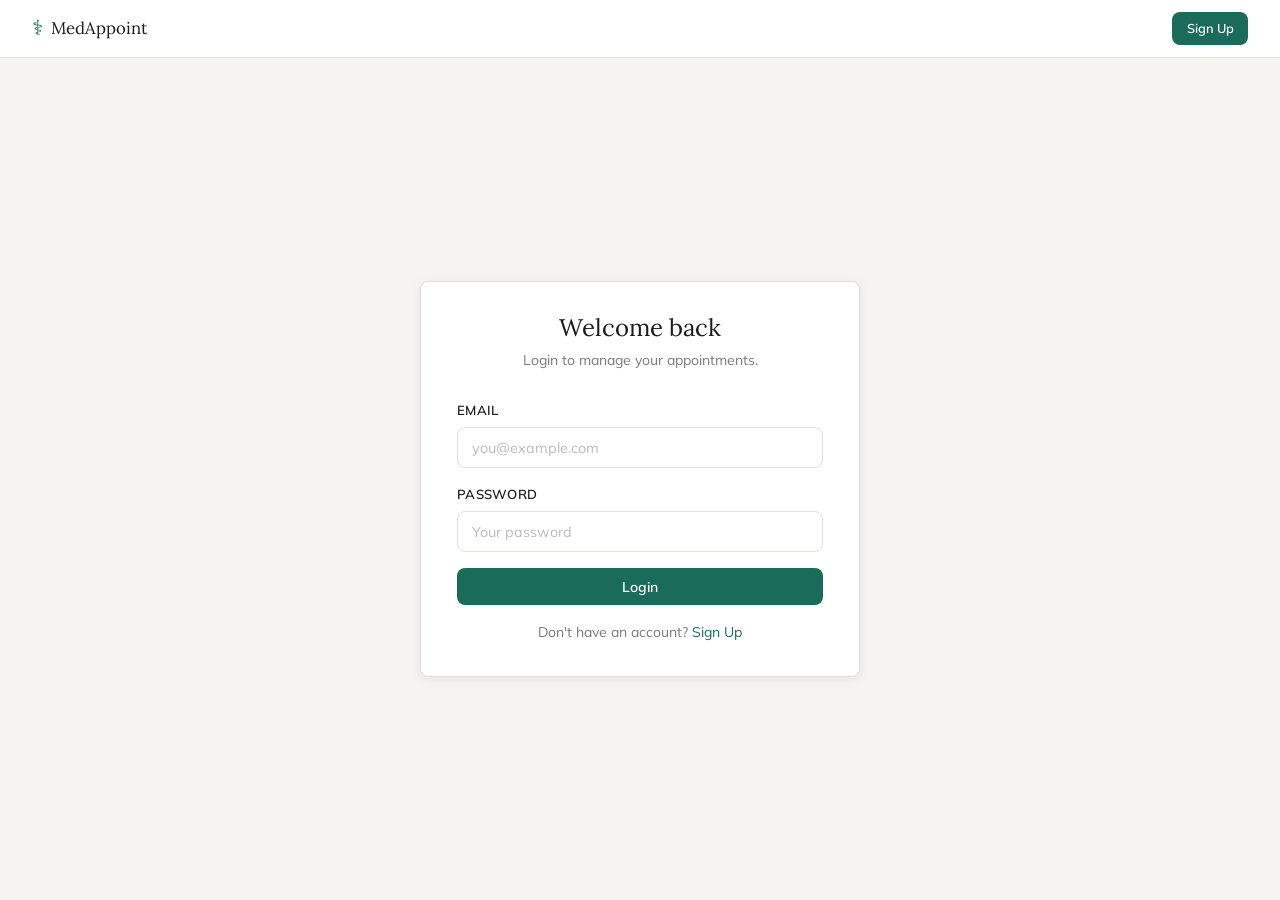
<file: dashboard.html>
<!DOCTYPE html>
<html lang="en">
<head>
  <meta charset="UTF-8" />
  <meta name="viewport" content="width=device-width, initial-scale=1.0" />
  <title>Dashboard — MedAppoint</title>
  <link rel="stylesheet" href="style.css" />
</head>
<body>

  <!-- ── NAVBAR ── -->
  <nav class="navbar">
    <a href="dashboard.html" class="navbar-brand"><span>⚕</span> MedAppoint</a>
    <div class="navbar-right">
      <span class="navbar-user" id="nav-user-name"></span>
      <button class="btn btn-outline btn-sm" onclick="logout()">Logout</button>
    </div>
  </nav>

  <!-- ── MAIN DASHBOARD ── -->
  <div class="dashboard">

    <!-- Welcome header -->
    <div class="dashboard-header">
      <div>
        <h2>Hello, <span id="welcome-name"></span> 👋</h2>
        <span id="role-badge" class="text-muted"></span>
      </div>
    </div>

    <!-- ══════════════════════════════════
         PATIENT DASHBOARD SECTION
         (hidden until JS shows it)
    ══════════════════════════════════ -->
    <div id="patient-section" style="display:none;">

      <!-- Stats -->
      <div class="stats-row">
        <div class="stat-card">
          <div class="stat-num" id="appt-count">0</div>
          <div class="stat-label">My Appointments</div>
        </div>
        <div class="stat-card">
          <div class="stat-num" id="doctor-count-stat">—</div>
          <div class="stat-label">Available Doctors</div>
        </div>
      </div>

      <!-- Available Doctors -->
      <h3 style="margin-bottom:1rem; font-family:'Lora',serif; font-size:1.2rem; font-weight:400;">
        Available Doctors
      </h3>
      <div id="doctor-grid" class="doctor-grid"></div>

      <!-- My Appointments -->
      <h3 style="margin:2rem 0 1rem; font-family:'Lora',serif; font-size:1.2rem; font-weight:400;">
        My Appointments
      </h3>
      <div id="patient-appointments" class="appointment-list"></div>

    </div>

    <!-- ══════════════════════════════════
         DOCTOR DASHBOARD SECTION
         (hidden until JS shows it)
    ══════════════════════════════════ -->
    <div id="doctor-section" style="display:none;">

      <!-- Stats -->
      <div class="stats-row">
        <div class="stat-card">
          <div class="stat-num" id="patient-count">0</div>
          <div class="stat-label">Booked Patients</div>
        </div>
        <div class="stat-card">
          <div class="stat-num" id="today-stat">Today</div>
          <div class="stat-label">Schedule</div>
        </div>
      </div>

      <!-- Patient list -->
      <h3 style="margin-bottom:1rem; font-family:'Lora',serif; font-size:1.2rem; font-weight:400;">
        Patient List
      </h3>
      <div id="patient-list-container"></div>

    </div>

  </div><!-- /dashboard -->

  <!-- ══════════════════════════════════
       BOOKING CONFIRMATION MODAL
  ══════════════════════════════════ -->
  <div id="booking-modal" class="modal-overlay">
    <div class="modal">
      <h3>✅ Appointment Confirmed!</h3>
      <p class="text-muted" style="margin-bottom:1rem;">Your appointment has been booked successfully.</p>

      <div style="background:var(--accent-lt); border-radius:var(--radius); padding:1rem; font-size:0.9rem; line-height:2;">
        <div><strong>Doctor:</strong> <span id="modal-doctor"></span></div>
        <div><strong>Chamber:</strong> <span id="modal-chamber"></span></div>
        <div><strong>Your Serial:</strong> <span id="modal-serial" style="color:var(--accent); font-weight:700;"></span></div>
        <div><strong>Your Time:</strong> <span id="modal-time" style="color:var(--accent); font-weight:700;"></span></div>
      </div>

      <div class="modal-btns">
        <button class="btn btn-primary btn-full" onclick="closeModal()">Got it</button>
      </div>
    </div>
  </div>

  <!-- Close modal when clicking outside -->
  <script>
    document.getElementById('booking-modal').addEventListener('click', function(e) {
      if (e.target === this) closeModal();
    });
  </script>

  <script src="script.js"></script>
  <script>
    initDashboard();

    // Update doctor count stat after rendering
    window.addEventListener('DOMContentLoaded', () => {
      const statEl = document.getElementById('doctor-count-stat');
      if (statEl) {
        const count = (Storage.getUsers() || []).filter(u => u.role === 'doctor').length;
        statEl.textContent = count;
      }
      // Set today's date in doctor stat
      const todayEl = document.getElementById('today-stat');
      if (todayEl) {
        const d = new Date();
        todayEl.textContent = d.toLocaleDateString('en-US', { month: 'short', day: 'numeric' });
      }
    });
  </script>
</body>
</html>
</file>
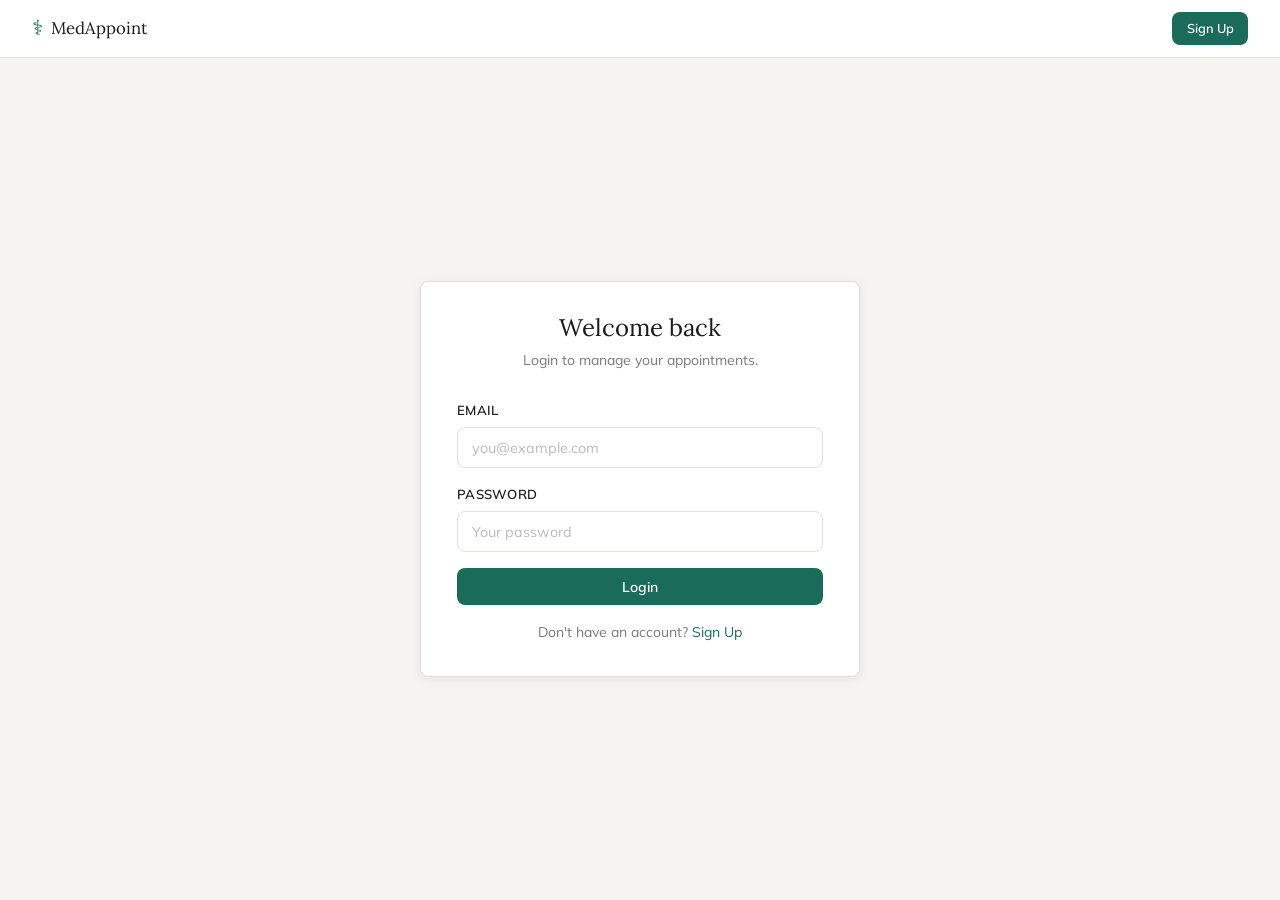
<file: login.html>
<!DOCTYPE html>
<html lang="en">
<head>
  <meta charset="UTF-8" />
  <meta name="viewport" content="width=device-width, initial-scale=1.0" />
  <title>Login — MedAppoint</title>
  <link rel="stylesheet" href="style.css" />
</head>
<body>

  <!-- ── NAVBAR ── -->
  <nav class="navbar">
    <a href="index.html" class="navbar-brand"><span>⚕</span> MedAppoint</a>
    <div class="navbar-right">
      <a href="signup.html" class="btn btn-primary btn-sm">Sign Up</a>
    </div>
  </nav>

  <!-- ── LOGIN FORM ── -->
  <div class="auth-wrapper">
    <div class="auth-box">
      <h2>Welcome back</h2>
      <p class="auth-sub text-muted">Login to manage your appointments.</p>

      <!-- Alert box — shown on error -->
      <div id="alert" class="alert"></div>

      <form id="login-form" novalidate>

        <div class="form-group">
          <label for="email">Email</label>
          <input type="email" id="email" placeholder="you@example.com" required />
        </div>

        <div class="form-group">
          <label for="password">Password</label>
          <input type="password" id="password" placeholder="Your password" required />
        </div>

        <div class="mt-2">
          <button type="submit" class="btn btn-primary btn-full">Login</button>
        </div>

      </form>

      <p class="text-center mt-2 text-muted">
        Don't have an account? <a href="signup.html">Sign Up</a>
      </p>
    </div>
  </div>

  <script src="script.js"></script>
  <script>initLogin();</script>
</body>
</html>
</file>
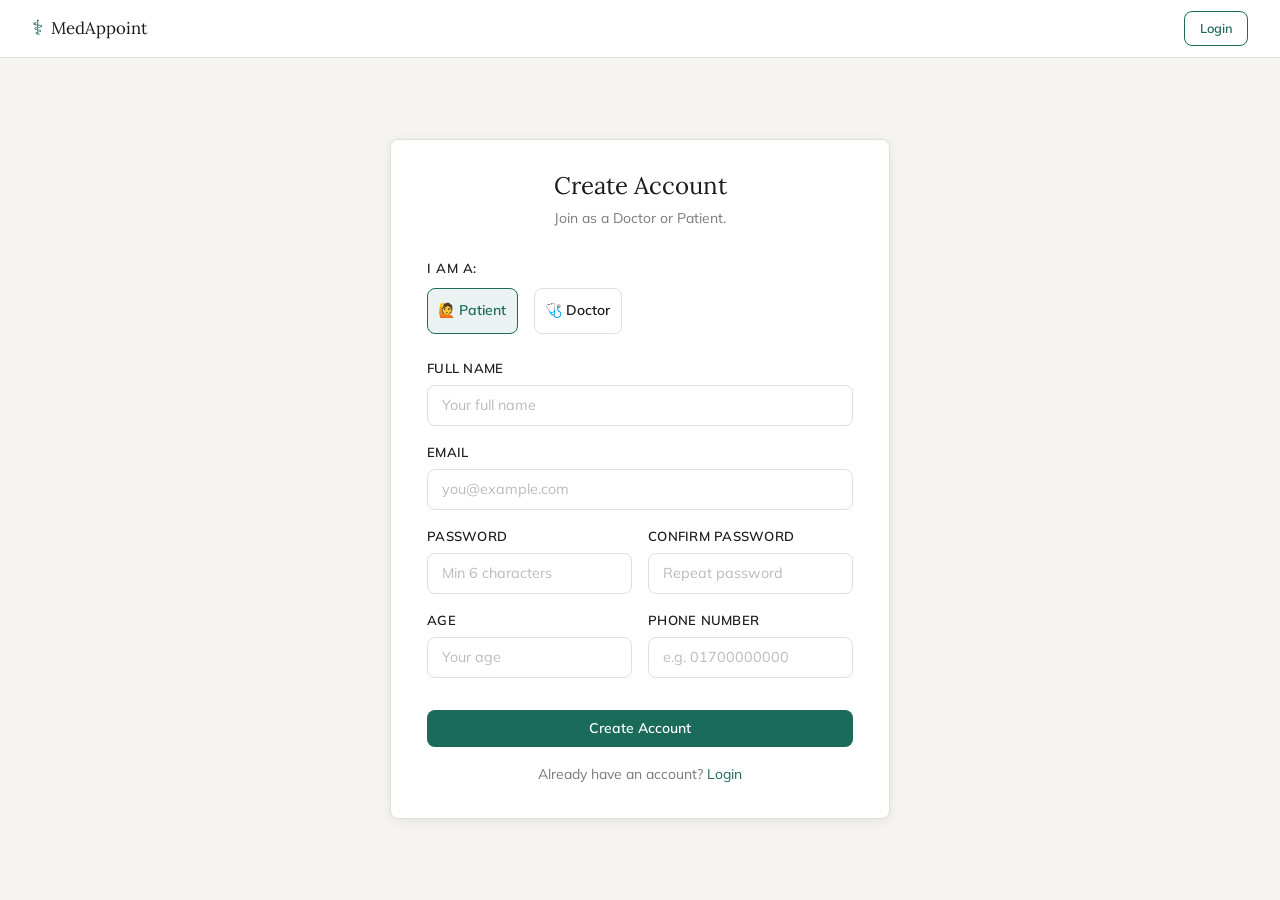
<file: signup.html>
<!DOCTYPE html>
<html lang="en">
<head>
  <meta charset="UTF-8" />
  <meta name="viewport" content="width=device-width, initial-scale=1.0" />
  <title>Sign Up — MedAppoint</title>
  <link rel="stylesheet" href="style.css" />
</head>
<body>

  <!-- ── NAVBAR ── -->
  <nav class="navbar">
    <a href="index.html" class="navbar-brand"><span>⚕</span> MedAppoint</a>
    <div class="navbar-right">
      <a href="login.html" class="btn btn-outline btn-sm">Login</a>
    </div>
  </nav>

  <!-- ── SIGNUP FORM ── -->
  <div class="auth-wrapper" style="padding: 2rem;">
    <div class="auth-box" style="max-width: 500px;">
      <h2>Create Account</h2>
      <p class="auth-sub text-muted">Join as a Doctor or Patient.</p>

      <!-- Alert box — shown on error -->
      <div id="alert" class="alert"></div>

      <form id="signup-form" novalidate>

        <!-- ── ROLE SELECTION ── -->
        <p style="font-size:0.82rem; font-weight:600; text-transform:uppercase; letter-spacing:0.04em; margin-bottom:0.5rem; color:#1c1c1c;">
          I am a:
        </p>
        <div class="role-toggle">
          <!-- Patient is default -->
          <div>
            <input type="radio" name="role" id="role-patient" value="patient" checked />
            <label for="role-patient">🙋 Patient</label>
          </div>
          <div>
            <input type="radio" name="role" id="role-doctor" value="doctor" />
            <label for="role-doctor">🩺 Doctor</label>
          </div>
        </div>

        <!-- ── COMMON FIELDS (both roles) ── -->
        <div class="form-group">
          <label for="name">Full Name</label>
          <input type="text" id="name" placeholder="Your full name" required />
        </div>

        <div class="form-group">
          <label for="email">Email</label>
          <input type="email" id="email" placeholder="you@example.com" required />
        </div>

        <div class="form-row">
          <div class="form-group">
            <label for="password">Password</label>
            <input type="password" id="password" placeholder="Min 6 characters" required />
          </div>
          <div class="form-group">
            <label for="confirm-password">Confirm Password</label>
            <input type="password" id="confirm-password" placeholder="Repeat password" required />
          </div>
        </div>

        <!-- ── DOCTOR-ONLY FIELDS ── -->
        <div id="doctor-fields" style="display:none;">

          <div class="form-row">
            <div class="form-group">
              <label for="specialization">Specialization</label>
              <input type="text" id="specialization" placeholder="e.g. Cardiologist" />
            </div>
            <div class="form-group">
              <label for="chamber">Chamber / Hospital</label>
              <input type="text" id="chamber" placeholder="e.g. City Medical Center" />
            </div>
          </div>

          <div class="form-row">
            <div class="form-group">
              <label for="start-time">Available From</label>
              <input type="time" id="start-time" value="09:00" />
            </div>
            <div class="form-group">
              <label for="end-time">Available Until</label>
              <input type="time" id="end-time" value="17:00" />
            </div>
          </div>

        </div>

        <!-- ── PATIENT-ONLY FIELDS ── -->
        <div id="patient-fields">

          <div class="form-row">
            <div class="form-group">
              <label for="age">Age</label>
              <input type="number" id="age" placeholder="Your age" min="1" max="120" />
            </div>
            <div class="form-group">
              <label for="phone">Phone Number</label>
              <input type="tel" id="phone" placeholder="e.g. 01700000000" />
            </div>
          </div>

        </div>

        <div class="mt-2">
          <button type="submit" class="btn btn-primary btn-full">Create Account</button>
        </div>

      </form>

      <p class="text-center mt-2 text-muted">
        Already have an account? <a href="login.html">Login</a>
      </p>
    </div>
  </div>

  <script src="script.js"></script>
  <script>initSignup();</script>
</body>
</html>
</file>
<file: style.css>
/* ============================================
   MEDICAL APPOINTMENT CENTER - STYLESHEET
   Clean, minimal, modern design using CSS variables.
   No frameworks — just plain CSS.
   ============================================ */

/* --- Google Fonts --- */
@import url('https://fonts.googleapis.com/css2?family=Lora:ital@0;1&family=Mulish:wght@300;400;500;600&display=swap');

/* --- CSS Variables (easy to customize) --- */
:root {
  --bg:        #f5f4f0;
  --surface:   #ffffff;
  --border:    #e2dfd8;
  --text:      #1c1c1c;
  --muted:     #7a7a7a;
  --accent:    #1a6b5a;       /* teal-green — medical, calm */
  --accent-lt: #eaf3f1;
  --danger:    #c0392b;
  --radius:    8px;
  --shadow:    0 2px 12px rgba(0,0,0,0.07);
  --max:       900px;
}

/* --- Reset --- */
*, *::before, *::after { box-sizing: border-box; margin: 0; padding: 0; }
html { scroll-behavior: smooth; }
body {
  background: var(--bg);
  color: var(--text);
  font-family: 'Mulish', sans-serif;
  font-weight: 400;
  line-height: 1.65;
  font-size: 15px;
  min-height: 100vh;
}

/* --- Typography --- */
h1, h2, h3 {
  font-family: 'Lora', serif;
  font-weight: 400;
  line-height: 1.2;
}
h1 { font-size: clamp(1.8rem, 5vw, 2.8rem); }
h2 { font-size: 1.5rem; margin-bottom: 1.25rem; }
h3 { font-size: 1.1rem; margin-bottom: 0.5rem; }
p  { color: var(--muted); }

/* --- Links --- */
a { color: var(--accent); text-decoration: none; }
a:hover { text-decoration: underline; }

/* --- Utility --- */
.text-center { text-align: center; }
.text-muted  { color: var(--muted); font-size: 0.875rem; }
.mt-1 { margin-top: 0.5rem; }
.mt-2 { margin-top: 1rem; }
.mt-3 { margin-top: 1.5rem; }

/* ============================================
   NAVBAR
   ============================================ */
.navbar {
  background: var(--surface);
  border-bottom: 1px solid var(--border);
  padding: 0 2rem;
  height: 58px;
  display: flex;
  align-items: center;
  justify-content: space-between;
  position: sticky;
  top: 0;
  z-index: 50;
}
.navbar-brand {
  font-family: 'Lora', serif;
  font-size: 1.05rem;
  color: var(--text);
  display: flex;
  align-items: center;
  gap: 0.5rem;
}
.navbar-brand span { color: var(--accent); font-size: 1.3rem; }
.navbar-right { display: flex; align-items: center; gap: 1rem; }
.navbar-user {
  font-size: 0.85rem;
  color: var(--muted);
  font-weight: 500;
}

/* ============================================
   BUTTONS
   ============================================ */
.btn {
  display: inline-flex;
  align-items: center;
  justify-content: center;
  gap: 0.4rem;
  padding: 0.6rem 1.4rem;
  border-radius: var(--radius);
  font-family: 'Mulish', sans-serif;
  font-size: 0.875rem;
  font-weight: 600;
  cursor: pointer;
  border: none;
  transition: opacity 0.15s, background 0.15s;
  text-decoration: none;
}
.btn:hover { opacity: 0.85; text-decoration: none; }
.btn:active { opacity: 0.7; }

.btn-primary {
  background: var(--accent);
  color: #fff;
}
.btn-outline {
  background: transparent;
  color: var(--accent);
  border: 1.5px solid var(--accent);
}
.btn-outline:hover { background: var(--accent-lt); opacity: 1; }
.btn-danger {
  background: transparent;
  color: var(--danger);
  border: 1.5px solid var(--danger);
  padding: 0.35rem 0.9rem;
  font-size: 0.8rem;
}
.btn-danger:hover { background: #fdf0ef; opacity: 1; }
.btn-sm {
  padding: 0.35rem 0.9rem;
  font-size: 0.8rem;
}
.btn-full { width: 100%; }

/* ============================================
   FORM ELEMENTS
   ============================================ */
.form-group {
  display: flex;
  flex-direction: column;
  gap: 0.35rem;
  margin-bottom: 1rem;
}
label {
  font-size: 0.82rem;
  font-weight: 600;
  color: var(--text);
  letter-spacing: 0.02em;
  text-transform: uppercase;
}
input, select {
  padding: 0.65rem 0.85rem;
  border: 1.5px solid var(--border);
  border-radius: var(--radius);
  font-family: 'Mulish', sans-serif;
  font-size: 0.9rem;
  background: var(--surface);
  color: var(--text);
  transition: border-color 0.2s;
  width: 100%;
  outline: none;
}
input:focus, select:focus {
  border-color: var(--accent);
}
input::placeholder { color: #bbb; }

/* Two-column form row */
.form-row {
  display: grid;
  grid-template-columns: 1fr 1fr;
  gap: 1rem;
}
@media (max-width: 500px) {
  .form-row { grid-template-columns: 1fr; }
}

/* Radio toggle (Doctor / Patient) */
.role-toggle {
  display: flex;
  gap: 1rem;
  margin-bottom: 1.5rem;
}
.role-toggle label {
  flex: 1;
  display: flex;
  align-items: center;
  justify-content: center;
  gap: 0.5rem;
  padding: 0.65rem;
  border: 1.5px solid var(--border);
  border-radius: var(--radius);
  cursor: pointer;
  font-size: 0.875rem;
  font-weight: 600;
  text-transform: none;
  letter-spacing: 0;
  transition: border-color 0.2s, background 0.2s;
}
.role-toggle input[type="radio"] { display: none; }
.role-toggle input[type="radio"]:checked + label,
.role-toggle label:has(input[type="radio"]:checked) {
  border-color: var(--accent);
  background: var(--accent-lt);
  color: var(--accent);
}

/* ============================================
   CARD
   ============================================ */
.card {
  background: var(--surface);
  border: 1px solid var(--border);
  border-radius: var(--radius);
  padding: 1.5rem;
  box-shadow: var(--shadow);
}
.card + .card { margin-top: 1rem; }

/* ============================================
   ALERT / MESSAGE BOX
   ============================================ */
.alert {
  padding: 0.75rem 1rem;
  border-radius: var(--radius);
  font-size: 0.875rem;
  font-weight: 500;
  margin-bottom: 1rem;
  display: none; /* shown via JS */
}
.alert.show { display: block; }
.alert-error   { background: #fdf0ef; color: var(--danger); border: 1px solid #f5c6c2; }
.alert-success { background: var(--accent-lt); color: var(--accent); border: 1px solid #b2d8d0; }

/* ============================================
   LANDING PAGE (index.html)
   ============================================ */
.hero {
  display: flex;
  align-items: center;
  justify-content: center;
  min-height: calc(100vh - 58px);
  padding: 3rem 2rem;
  text-align: center;
}
.hero-inner { max-width: 520px; }
.hero-icon {
  width: 64px;
  height: 64px;
  background: var(--accent-lt);
  border-radius: 50%;
  display: flex;
  align-items: center;
  justify-content: center;
  font-size: 1.8rem;
  margin: 0 auto 1.5rem;
}
.hero h1 { margin-bottom: 1rem; }
.hero p   { margin-bottom: 2rem; font-size: 1rem; }
.hero-btns { display: flex; gap: 1rem; justify-content: center; flex-wrap: wrap; }

/* ============================================
   AUTH PAGES (login.html / signup.html)
   ============================================ */
.auth-wrapper {
  display: flex;
  align-items: center;
  justify-content: center;
  min-height: calc(100vh - 58px);
  padding: 2rem;
}
.auth-box {
  background: var(--surface);
  border: 1px solid var(--border);
  border-radius: var(--radius);
  padding: 2rem 2.25rem;
  width: 100%;
  max-width: 440px;
  box-shadow: var(--shadow);
}
.auth-box h2 { text-align: center; margin-bottom: 0.4rem; }
.auth-box .auth-sub { text-align: center; margin-bottom: 1.75rem; }

/* ============================================
   DASHBOARD
   ============================================ */
.dashboard {
  max-width: var(--max);
  margin: 0 auto;
  padding: 2rem 1.5rem;
}
.dashboard-header {
  display: flex;
  align-items: baseline;
  justify-content: space-between;
  margin-bottom: 1.75rem;
  flex-wrap: wrap;
  gap: 0.5rem;
}
.dashboard-header h2 { margin-bottom: 0; }

/* Stats row */
.stats-row {
  display: grid;
  grid-template-columns: repeat(auto-fit, minmax(160px, 1fr));
  gap: 1rem;
  margin-bottom: 1.75rem;
}
.stat-card {
  background: var(--surface);
  border: 1px solid var(--border);
  border-radius: var(--radius);
  padding: 1.1rem 1.25rem;
}
.stat-card .stat-num {
  font-family: 'Lora', serif;
  font-size: 1.8rem;
  color: var(--accent);
  line-height: 1;
  margin-bottom: 0.25rem;
}
.stat-card .stat-label { font-size: 0.8rem; color: var(--muted); }

/* Doctor cards grid */
.doctor-grid {
  display: grid;
  grid-template-columns: repeat(auto-fill, minmax(260px, 1fr));
  gap: 1rem;
}
.doctor-card {
  background: var(--surface);
  border: 1px solid var(--border);
  border-radius: var(--radius);
  padding: 1.25rem;
}
.doctor-card h3 { color: var(--text); }
.doctor-card .specialization {
  display: inline-block;
  background: var(--accent-lt);
  color: var(--accent);
  font-size: 0.75rem;
  font-weight: 600;
  padding: 0.15rem 0.6rem;
  border-radius: 999px;
  margin-bottom: 0.75rem;
}
.doctor-card .info-line {
  font-size: 0.85rem;
  color: var(--muted);
  margin-bottom: 0.3rem;
  display: flex;
  align-items: center;
  gap: 0.4rem;
}
.doctor-card .btn { margin-top: 1rem; width: 100%; }

/* Patient appointment list */
.appointment-list { display: flex; flex-direction: column; gap: 0.75rem; }
.appointment-item {
  background: var(--surface);
  border: 1px solid var(--border);
  border-radius: var(--radius);
  padding: 1rem 1.25rem;
  display: flex;
  justify-content: space-between;
  align-items: center;
  flex-wrap: wrap;
  gap: 0.75rem;
}
.appointment-item .appt-info { flex: 1; }
.appointment-item h3 { font-size: 0.95rem; color: var(--text); margin-bottom: 0.2rem; }
.appointment-item .appt-meta {
  font-size: 0.82rem;
  color: var(--muted);
  display: flex;
  flex-wrap: wrap;
  gap: 0.75rem;
}
.appt-meta span { display: flex; align-items: center; gap: 0.3rem; }

/* Serial badge */
.serial-badge {
  background: var(--accent);
  color: #fff;
  font-family: 'Lora', serif;
  font-size: 0.95rem;
  font-weight: 400;
  width: 40px;
  height: 40px;
  border-radius: 50%;
  display: flex;
  align-items: center;
  justify-content: center;
  flex-shrink: 0;
}

/* Doctor patient list */
.patient-table {
  width: 100%;
  border-collapse: collapse;
  font-size: 0.875rem;
}
.patient-table th {
  text-align: left;
  padding: 0.65rem 1rem;
  background: var(--bg);
  border-bottom: 1px solid var(--border);
  font-weight: 600;
  font-size: 0.78rem;
  text-transform: uppercase;
  letter-spacing: 0.04em;
  color: var(--muted);
}
.patient-table td {
  padding: 0.75rem 1rem;
  border-bottom: 1px solid var(--border);
  color: var(--text);
}
.patient-table tr:last-child td { border-bottom: none; }
.patient-table tr:hover td { background: #fafaf8; }

/* Edit time input inline */
.time-edit {
  display: flex;
  align-items: center;
  gap: 0.5rem;
  flex-wrap: wrap;
}
.time-edit input[type="time"] {
  width: auto;
  padding: 0.3rem 0.6rem;
  font-size: 0.8rem;
}

/* Empty state */
.empty-state {
  text-align: center;
  padding: 3rem 1rem;
  color: var(--muted);
}
.empty-state .empty-icon { font-size: 2.5rem; margin-bottom: 0.75rem; }

/* ============================================
   MODAL
   ============================================ */
.modal-overlay {
  display: none;
  position: fixed;
  inset: 0;
  background: rgba(0,0,0,0.35);
  z-index: 200;
  align-items: center;
  justify-content: center;
  padding: 1rem;
}
.modal-overlay.open { display: flex; }
.modal {
  background: var(--surface);
  border-radius: var(--radius);
  padding: 2rem;
  width: 100%;
  max-width: 400px;
  box-shadow: 0 8px 40px rgba(0,0,0,0.15);
}
.modal h3 { margin-bottom: 1rem; }
.modal-btns { display: flex; gap: 0.75rem; margin-top: 1.25rem; }

/* ============================================
   RESPONSIVE
   ============================================ */
@media (max-width: 600px) {
  .navbar { padding: 0 1rem; }
  .dashboard { padding: 1.5rem 1rem; }
  .doctor-grid { grid-template-columns: 1fr; }
  .patient-table { font-size: 0.8rem; }
  .patient-table th, .patient-table td { padding: 0.6rem 0.6rem; }
}
</file>
